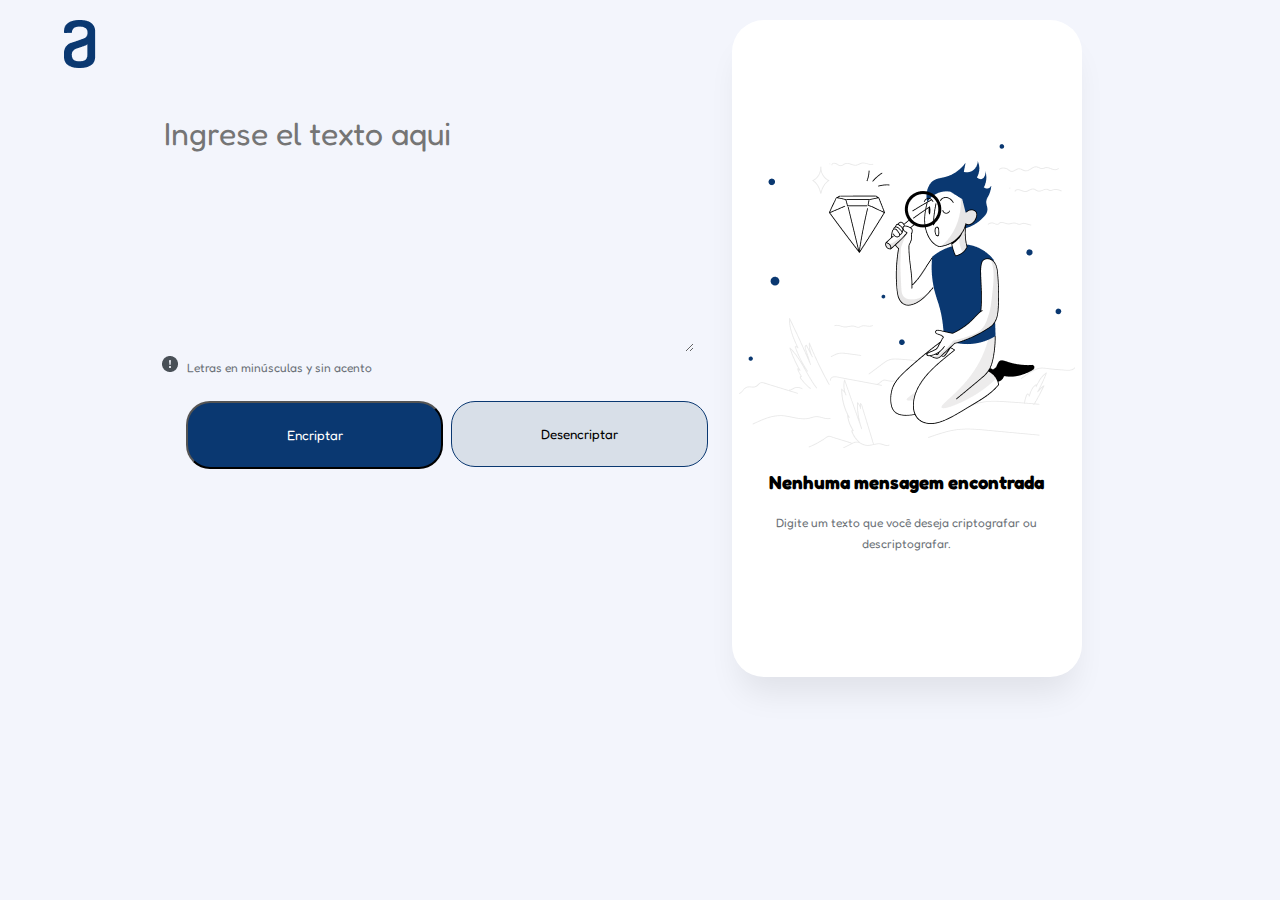
<file: index.html>
<!DOCTYPE html>
<html lang="en">
    <head>
        <meta charset="UTF-8">
        <meta http-equiv="X-UA-Compatible" content="IE=edge">
        <meta name="viewport" content="width=device-width, initial-scale=1.0">
        <link rel="preconnect" href="https://fonts.googleapis.com">
        <link rel="preconnect" href="https://fonts.gstatic.com" crossorigin>
        <link
            href="https://fonts.googleapis.com/css2?family=Fredoka+One&display=swap"
            rel="stylesheet">

        <link rel="stylesheet" href="styles/style.css">
        <title>Encriptador</title>
    </head>
    <body style="display: flex;">
        <div>
            <header>
                <img src="img/Logo.png" alt="logo de alura" class="logo">
            </header>
            <main>
                <section>
                    <textarea class="text-area" cols="30" rows="5"
                        placeholder="Ingrese el texto aqui"></textarea>
                    <div>
                        <img src="img/infoIcon.png" class="icon" alt="info" />
                        <span class="secondary-text">Letras en minúsculas y sin
                            acento</span>
                    </div>
                    <div class="botones">
                        <button id="btnEncriptar" class="btn-encriptar">Encriptar</button>
                        <button id="btnDesencriptar" class="btn-desencriptar">Desencriptar</button>
                    </div>
                </section>
            </main>
        </div>
        <div class="section-two">
            <div id="initialEncript">
                <img style="background-color: white;" src="img/person.png"
                    alt="person">
                <h3 style="background-color: white;">Nenhuma mensagem encontrada</h1>
                <span style="background-color: white;" class="secondary-text">Digite
                    um texto que você deseja
                    criptografar ou descriptografar.</span>
            </div>
            <div id="processEncript">
                <div id="dataEncript"></div>
                <button id="btnCopiar" class="btn-copiar">Copiar</button>
            </div>
        </div>
    </body>
    <script defer src="js/encriptador.js"></script>
</html>
</file>
<file: styles/style.css>
body { 
    margin: 20px;
}
* {
    background: #F3F5FC;
    font-family: 'Fredoka One', cursive;
}

textarea {
    border: none;
    outline: none;
    justify-content: center;
    font-weight: 400;
    font-size: 32px;
    line-height: 150%;
}

.secondary-text {
    
    font-style: normal;
    font-weight: 400;
    font-size: 12px;
    line-height: 150%;
    /* identical to box height, or 18px */


    /* Gray/gray-400 */

    color: #495057;

    opacity: 0.8;

    /* Inside auto layout */

    flex: none;
    order: 1;
    flex-grow: 0;
}

.icon {
    width: 16px; 
    height: 16px;
    margin-right: 5px;
}

.botones {
    display: flex;
    flex-direction: row;
    align-items: flex-start;
    padding: 24px;
    gap: 8px;
    flex: none;
    order: 0;
    flex-grow: 0;
}

.btn-encriptar {
    
    /* Dark blue/dark-blue-300 */
    width: 328px;
    background: #0A3871;
    border-radius: 24px;
    color: white;
    padding: 24px;
    font-style: normal;
    cursor: pointer;
}

.btn-desencriptar {
    
    box-sizing: border-box;
    padding: 24px;
    gap: 8px;

    width: 328px;
    background: #D8DFE8;
    font-style: normal;
    border: 1px solid #0A3871;
    border-radius: 24px;
    cursor: pointer;
}

.section-two {
    width: 300px;
    display: grid;
    place-content: center;
    text-align: center;
    /* White */
    background: #FFFFFF;
    /* shadow */
    box-shadow: 0px 24px 32px -8px rgba(0, 0, 0, 0.08);
    border-radius: 32px;
    padding-right: 2%;
    padding-left: 2%;
    padding-top: 10%;
    padding-bottom: 10%;
}

section {
    margin-left: 20%;
    margin-top: 5%;
}

#initialEncript {
    display: block;
    background-color: white;
}

#processEncript {
    display: none;
    background-color: white;
}

.btn-copiar {
    
    box-sizing: border-box;
    padding: 24px;
    gap: 8px;

    width: 328px;
    background: white;
    font-style: normal;
    border: 1px solid #0A3871;
    border-radius: 24px;
    cursor: pointer;
}
</file>
